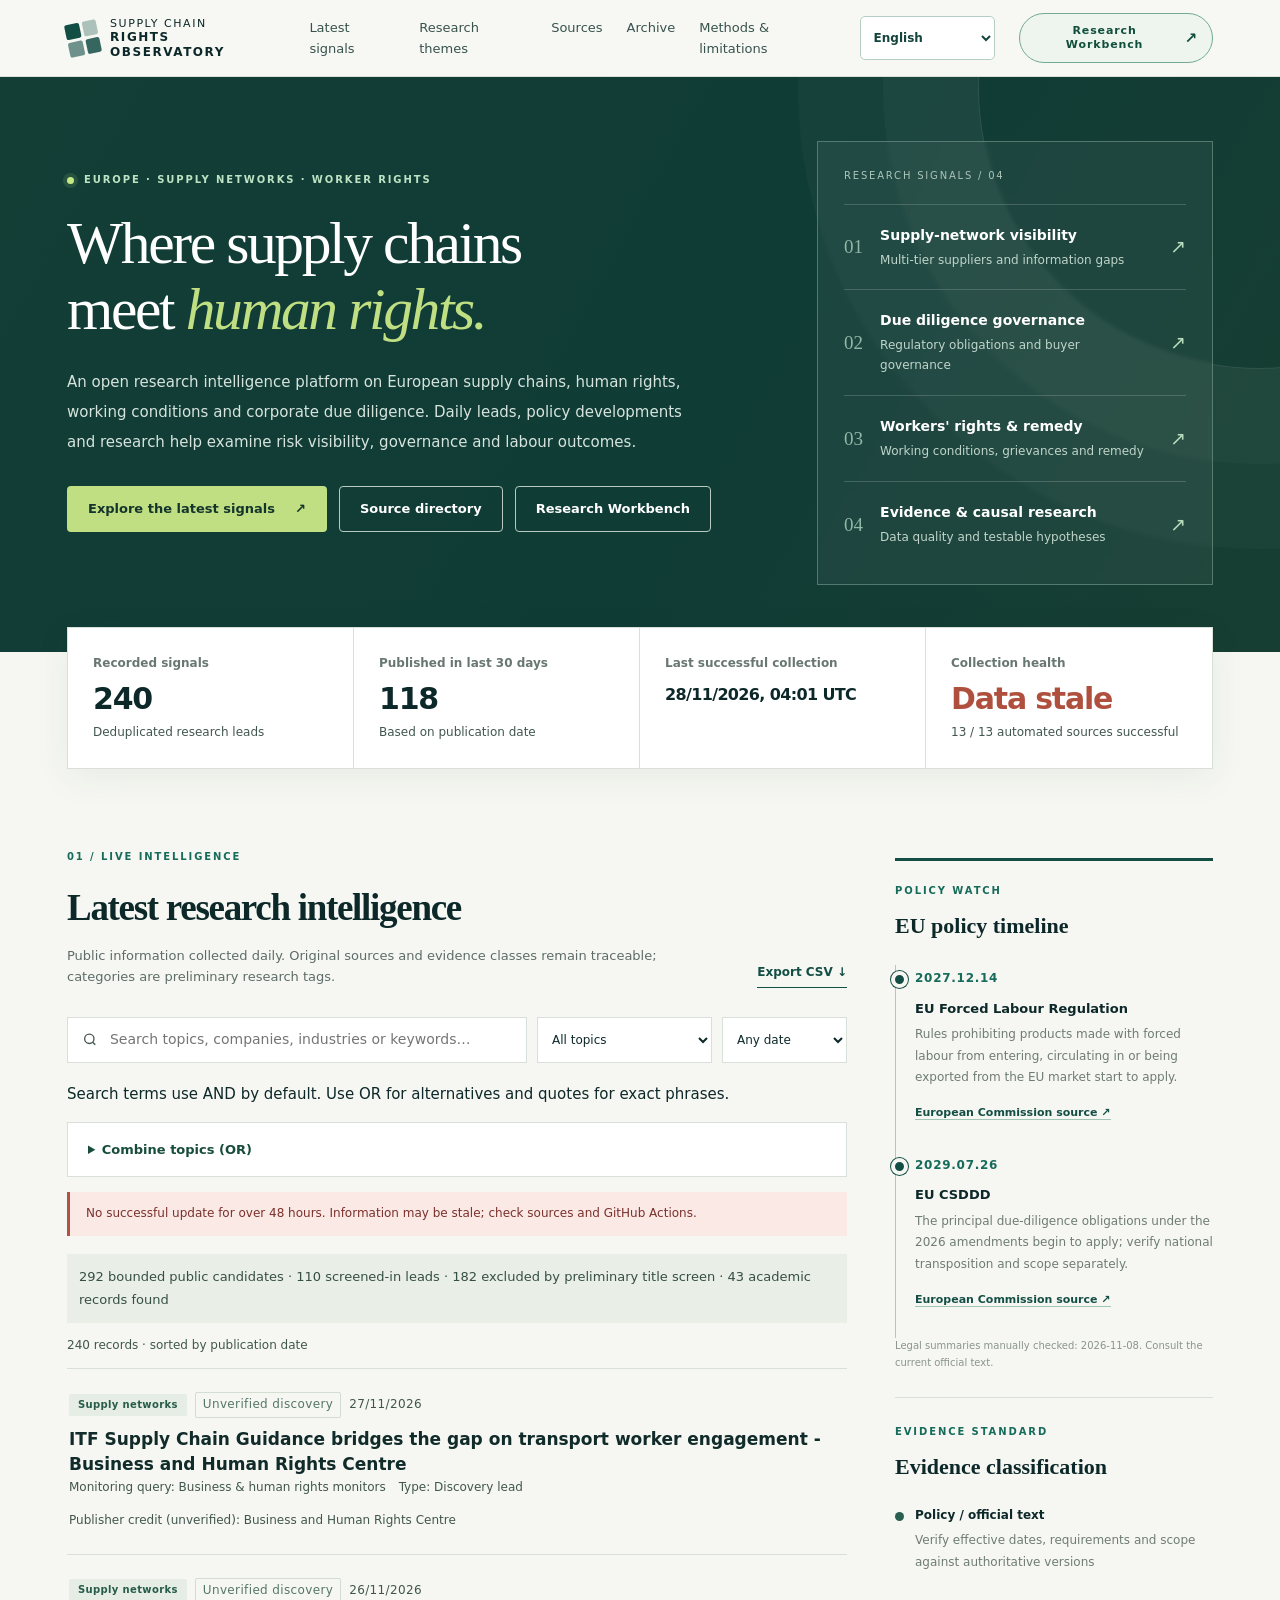
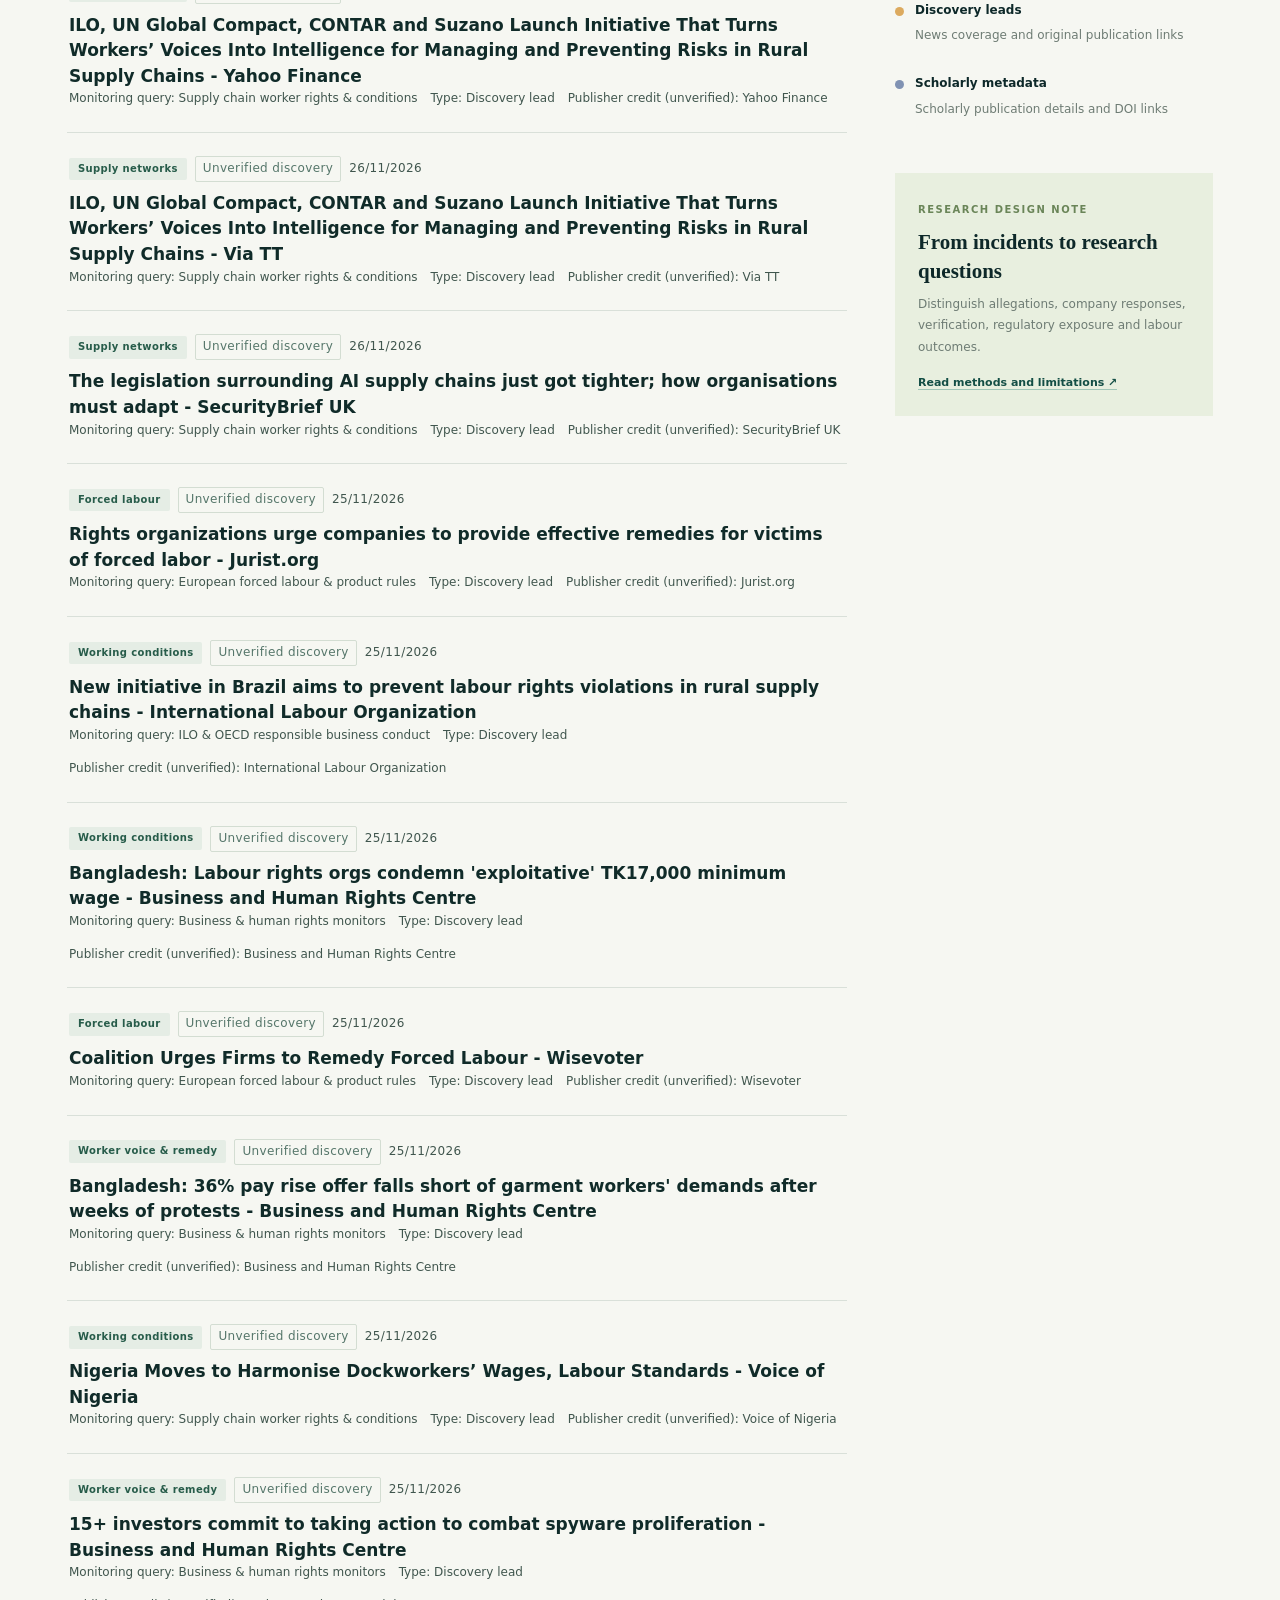
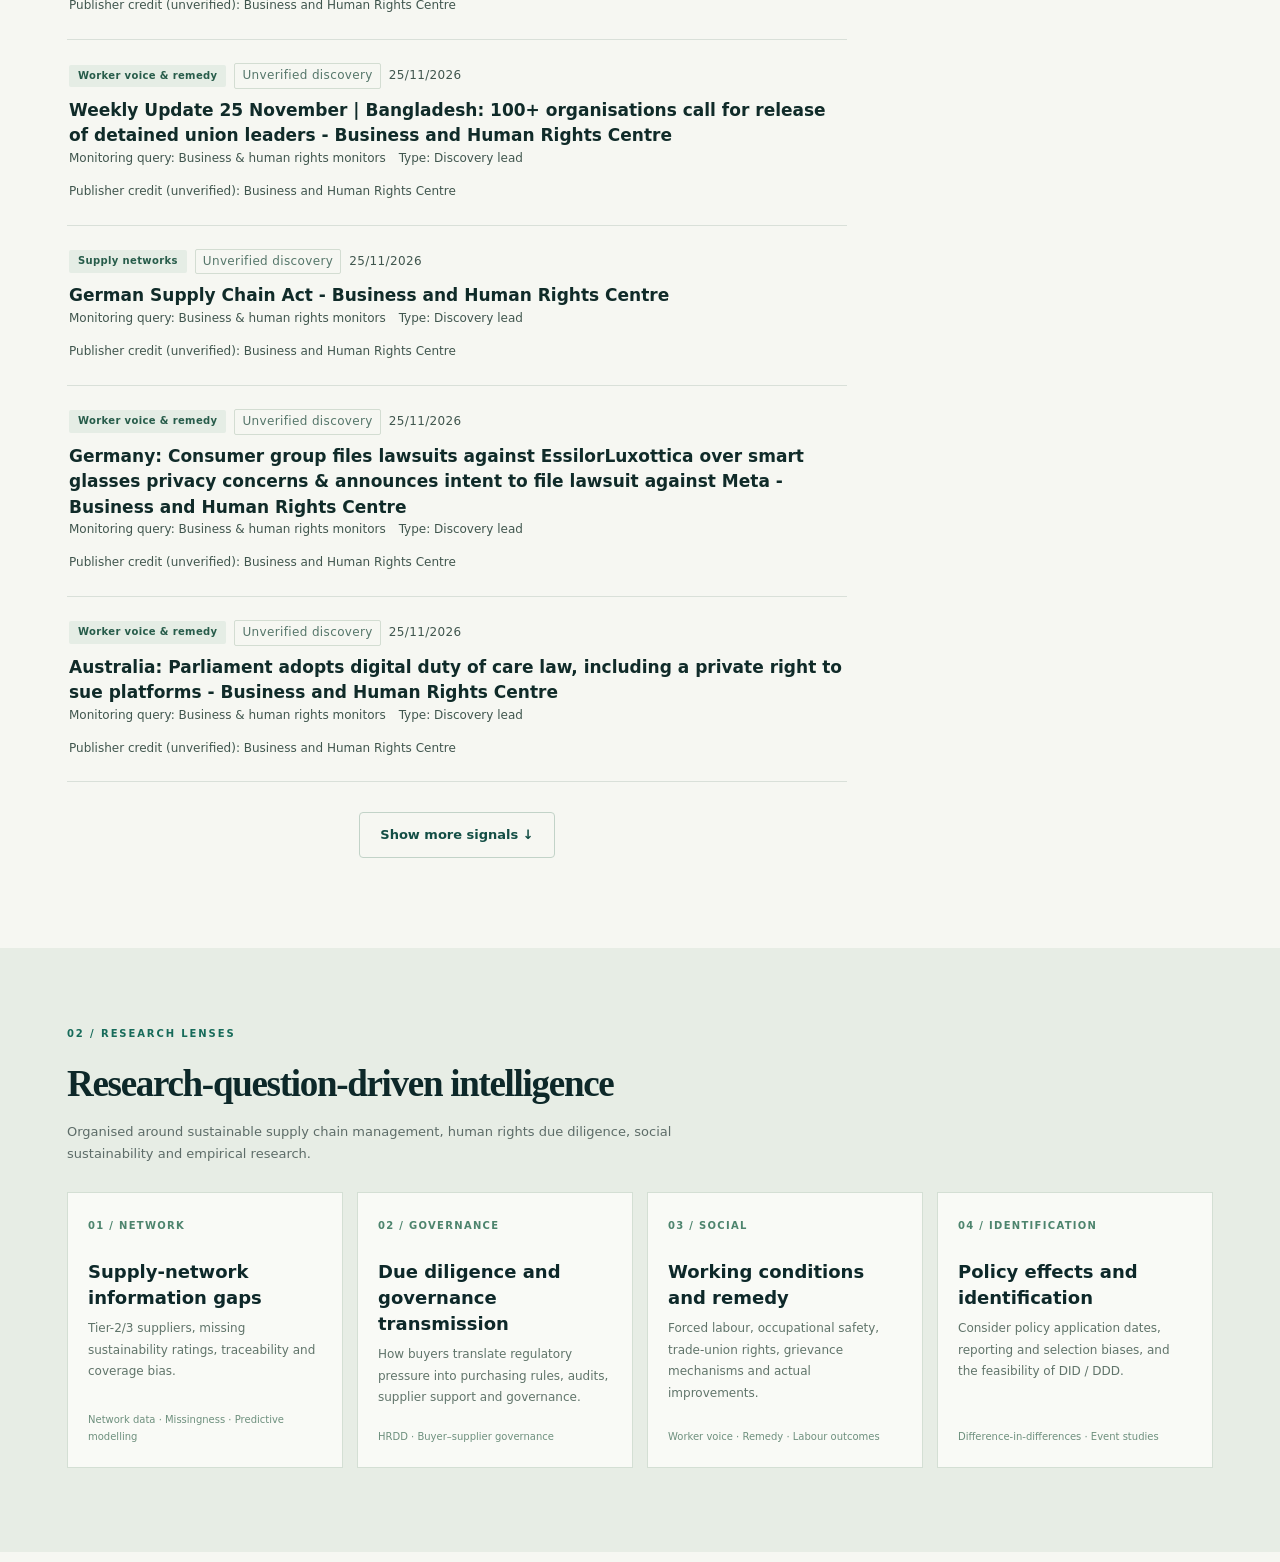
<file: docs/index.html>
<!doctype html>
<html lang="en">
<head>
  <meta charset="utf-8">
  <meta name="viewport" content="width=device-width,initial-scale=1">
  <meta name="description" content="Public research intelligence portal for European supply chains, human rights, labour conditions and due diligence.">
  <meta name="referrer" content="strict-origin-when-cross-origin">
  <meta name="color-scheme" content="light">
  <meta http-equiv="Content-Security-Policy" content="default-src 'none'; script-src 'self'; style-src 'self'; img-src 'self' data:; font-src 'self'; connect-src 'self'; base-uri 'none'; form-action 'none'; object-src 'none'; frame-src 'none'; upgrade-insecure-requests">
  <title>Supply Chain Rights Observatory | Research Intelligence</title>
  <link rel="stylesheet" href="./styles.css">
  <script defer src="./i18n.js"></script>
  <script defer src="./query.js"></script>
  <script defer src="./app.js"></script>
  <script defer src="./archive.js"></script>
</head>
<body>
  <a class="skip-link" href="#signals">Skip to research intelligence</a>
  <header class="site-header">
    <div class="container header-inner">
      <a class="brand" href="#home" aria-label="Supply Chain Rights Observatory home">
        <span class="brand-mark" aria-hidden="true"><span></span><span></span><span></span><span></span></span>
        <span class="brand-name">SUPPLY CHAIN<br><strong>RIGHTS OBSERVATORY</strong></span>
      </a>
      <nav aria-label="Main navigation">
        <a href="#signals">Latest signals</a><a href="#lenses">Research themes</a><a href="#sources">Sources</a><a href="#archive-explorer">Archive</a><a href="#method">Methods & limitations</a>
      </nav>
      <label class="language-picker" for="language-select"><span class="sr-only">Language</span><select id="language-select" aria-label="Select website language"><option value="en">English</option><option value="zh">Traditional Chinese</option><option value="de">German</option><option value="es">Spanish</option></select></label>
      <a class="top-tag workbench-entry" href="./workbench/" aria-label="Open Research Workbench"><span>Research Workbench</span><span aria-hidden="true">↗</span></a>
    </div>
  </header>

  <main id="home">
    <section class="hero">
      <div class="container hero-grid">
        <div class="hero-left">
          <div class="eyebrow"><span class="live-dot"></span> EUROPE · SUPPLY NETWORKS · WORKER RIGHTS</div>
          <h1>Where supply chains<br>meet <em>human rights.</em></h1>
          <p class="hero-desc">An open research intelligence platform on European supply chains, human rights, working conditions and corporate due diligence. Daily leads, policy developments and research help examine risk visibility, governance and labour outcomes.</p>
          <div class="hero-actions"><a class="btn btn-primary" href="#signals">Explore the latest signals <span aria-hidden="true">↗</span></a><a class="btn btn-outline" href="#sources">Source directory</a><a class="btn btn-outline" href="./workbench/">Research Workbench</a></div>
        </div>
        <aside class="hero-panel" aria-label="Research priorities">
          <span class="panel-label">RESEARCH SIGNALS / 04</span>
          <div class="panel-line"><span>01</span><div><strong>Supply-network visibility</strong><small>Multi-tier suppliers and information gaps</small></div><span class="end-arrow">↗</span></div>
          <div class="panel-line"><span>02</span><div><strong>Due diligence governance</strong><small>Regulatory obligations and buyer governance</small></div><span class="end-arrow">↗</span></div>
          <div class="panel-line"><span>03</span><div><strong>Workers' rights & remedy</strong><small>Working conditions, grievances and remedy</small></div><span class="end-arrow">↗</span></div>
          <div class="panel-line"><span>04</span><div><strong>Evidence & causal research</strong><small>Data quality and testable hypotheses</small></div><span class="end-arrow">↗</span></div>
        </aside>
      </div>
    </section>

    <div class="container"><section class="metrics" aria-label="Intelligence status">
      <div class="metric"><span>Recorded signals</span><strong id="metric-total">—</strong><small>Deduplicated research leads</small></div>
      <div class="metric"><span>Published in last 30 days</span><strong id="metric-recent">—</strong><small>Based on publication date</small></div>
      <div class="metric"><span>Last successful collection</span><strong id="metric-updated">Not yet run</strong></div>
      <div class="metric metric-status"><span>Collection health</span><strong id="metric-status" aria-live="polite">Pending</strong><small id="metric-coverage">Monitoring starts after first deployment</small></div>
    </section></div>

    <div class="container content-layout">
      <section class="main-column" id="signals">
        <div class="section-heading"><div><div class="section-kicker">01 / LIVE INTELLIGENCE</div><h2>Latest research intelligence</h2><p>Public information collected daily. Original sources and evidence classes remain traceable; categories are preliminary research tags.</p></div><button title="Data import uses canonical English field names and original article titles." class="text-btn" id="download-csv" type="button">Export CSV <span aria-hidden="true">↓</span></button></div>
        <div class="filters"><label class="search-wrap"><span class="sr-only">Search titles and sources</span><svg viewBox="0 0 24 24" width="17" height="17" fill="none" stroke="currentColor" stroke-width="2"><circle cx="11" cy="11" r="7"/><path d="m20 20-4-4"/></svg><input id="search" type="search" placeholder="Search topics, companies, industries or keywords…" maxlength="120"></label><label class="sr-only" for="topic">Research themes</label><select id="topic"><option value="all">All topics</option><option value="policy">Policy & governance</option><option value="forced-labour">Forced labour</option><option value="working-conditions">Working conditions</option><option value="worker-voice">Worker voice & remedy</option><option value="network">Supply networks</option><option value="research">Academic research</option></select><label class="sr-only" for="period">Date range</label><select id="period"><option value="all">Any date</option><option value="7">Past 7 days</option><option value="30">Past 30 days</option><option value="90">Past 90 days</option></select></div>
        <p class="search-help" id="search-help">Search terms use AND by default. Use OR for alternatives and quotes for exact phrases.</p>
<details id="multi-topic" class="topic-multi"><summary>Combine topics (OR)</summary><div class="topic-checkboxes"><label><input type="checkbox" value="policy"> Policy & governance</label><label><input type="checkbox" value="forced-labour"> Forced labour</label><label><input type="checkbox" value="working-conditions"> Working conditions</label><label><input type="checkbox" value="worker-voice"> Worker voice & remedy</label><label><input type="checkbox" value="network"> Supply networks</label><label><input type="checkbox" value="research"> Academic research</label></div></details>
        <div id="data-alert" class="data-alert" role="status" aria-live="polite"></div>
        <p id="quality-summary" class="archive-notice" role="status" aria-live="polite"></p>
        <div id="results-count" class="results-count" role="status" aria-live="polite" aria-atomic="true">Loading public data…</div>
        <div id="signal-list" class="signal-list"><div class="empty-state"><strong>Loading data</strong><p>Retrieving the research intelligence dataset.</p></div></div>
        <div class="pagination"><button type="button" id="show-more" class="btn btn-outline" hidden>Show more signals ↓</button></div>
      </section>

      <aside class="sidebar" aria-label="Policy and research notes">
        <div class="side-block"><div class="section-kicker">POLICY WATCH</div><h3>EU policy timeline</h3>
          <div class="timeline"><div class="timeline-entry"><span class="date-chip">2027.12.14</span><strong>EU Forced Labour Regulation</strong><p>Rules prohibiting products made with forced labour from entering, circulating in or being exported from the EU market start to apply.</p><a href="https://single-market-economy.ec.europa.eu/single-market/goods/forced-labour-regulation/what-forced-labour-regulation-and-how-does-it-work_en" target="_blank" rel="noopener noreferrer">European Commission source ↗</a></div><div class="timeline-entry"><span class="date-chip">2029.07.26</span><strong>EU CSDDD</strong><p>The principal due-diligence obligations under the 2026 amendments begin to apply; verify national transposition and scope separately.</p><a href="https://commission.europa.eu/topics/business-and-industry/company-law-and-corporate-governance/corporate-sustainability-due-diligence_en" target="_blank" rel="noopener noreferrer">European Commission source ↗</a></div></div>
          <p class="meta-note">Legal summaries manually checked: 2026-11-08. Consult the current official text.</p></div>
        <div class="side-block evidence"><div class="section-kicker">EVIDENCE STANDARD</div><h3>Evidence classification</h3><div class="evidence-row"><i class="bullet bullet-a"></i><div><b>Policy / official text</b><span>Verify effective dates, requirements and scope against authoritative versions</span></div></div><div class="evidence-row"><i class="bullet bullet-b"></i><div><b>Discovery leads</b><span>News coverage and original publication links</span></div></div><div class="evidence-row"><i class="bullet bullet-c"></i><div><b>Scholarly metadata</b><span>Scholarly publication details and DOI links</span></div></div></div>
        <div class="side-block side-cta"><span>RESEARCH DESIGN NOTE</span><h3>From incidents to research questions</h3><p>Distinguish allegations, company responses, verification, regulatory exposure and labour outcomes.</p><a href="#method">Read methods and limitations ↗</a></div>
      </aside>
    </div>

    <section class="research-section" id="lenses"><div class="container"><div class="section-kicker">02 / RESEARCH LENSES</div><div class="section-heading aligned"><div><h2>Research-question-driven intelligence</h2><p>Organised around sustainable supply chain management, human rights due diligence, social sustainability and empirical research.</p></div></div><div class="lens-grid"><article class="lens-card"><span>01 / NETWORK</span><h3>Supply-network information gaps</h3><p>Tier-2/3 suppliers, missing sustainability ratings, traceability and coverage bias.</p><small>Network data · Missingness · Predictive modelling</small></article><article class="lens-card"><span>02 / GOVERNANCE</span><h3>Due diligence and governance transmission</h3><p>How buyers translate regulatory pressure into purchasing rules, audits, supplier support and governance.</p><small>HRDD · Buyer–supplier governance</small></article><article class="lens-card"><span>03 / SOCIAL</span><h3>Working conditions and remedy</h3><p>Forced labour, occupational safety, trade-union rights, grievance mechanisms and actual improvements.</p><small>Worker voice · Remedy · Labour outcomes</small></article><article class="lens-card"><span>04 / IDENTIFICATION</span><h3>Policy effects and identification</h3><p>Consider policy application dates, reporting and selection biases, and the feasibility of DID / DDD.</p><small>Difference-in-differences · Event studies</small></article></div></div></section>

    <section class="sources-section" id="sources"><div class="container"><div class="section-heading"><div><div class="section-kicker">03 / SOURCE DIRECTORY</div><h2>Sources and research applications</h2><p>Prioritise regulators, labour institutions, business and human rights organisations, and academic sources. Automated discovery and curated references are distinguished.</p></div></div><div class="source-grid" id="source-list"></div>
<div class="archive-panel" aria-label="Historical archive & source governance">
  <div class="section-kicker">HISTORICAL RECORDS · SOURCE ASSURANCE</div>
  <h3>Historical archive & source governance</h3>
  <p>Source governance separates editorial assessment, link reachability and claim verification.</p>
  <div class="archive-stats">
    <div><small>Permanent public records</small><strong id="archive-total">Pending first archive</strong></div>
    <div><small>Curated reference sources</small><strong id="source-approved">—</strong></div>
    <div><small>Sources requiring review</small><strong id="source-overdue">—</strong></div><div><small>Licensing review pending</small><strong id="source-licence">—</strong></div>
  </div>
  <p class="archive-caption">Public metadata only.</p>
  <a href="https://github.com/e4e421/supply-chain-rights-observatory/tree/main/data/archive" rel="noopener noreferrer" target="_blank">Research archive (public JSONL) ↗</a>
</div></div></section>


<section class="research-section" id="archive-explorer">
 <div class="container">
  <div class="section-kicker">04 / RESEARCH ARCHIVE</div>
  <div class="section-heading"><div><h2>Explore historical records</h2><p>Search a month of the public first-observation archive at a time.</p></div>
  <button class="text-btn" id="archive-export" type="button">Export selected month CSV ↓</button></div>
  <div class="archive-controls">
    <label>First observed month<select id="archive-month"><option value="">Loading months…</option></select></label>
    <label>Search title, publisher, DOI or record ID<input id="archive-search" type="search" maxlength="120" placeholder="Search archived records"></label>
    <label>Research theme<select id="archive-topic"><option value="all">All topics</option><option value="policy">Policy &amp; governance</option><option value="forced-labour">Forced labour</option><option value="working-conditions">Working conditions</option><option value="worker-voice">Worker voice &amp; remedy</option><option value="network">Supply networks</option><option value="research">Academic research</option></select></label>
    <label>Published from<input type="date" id="archive-from"></label>
    <label>Published through<input type="date" id="archive-to"></label>
  </div>
  <details id="archive-multi-topic" class="topic-multi"><summary>Combine topics (OR)</summary><div class="topic-checkboxes"><label><input type="checkbox" value="policy"> Policy & governance</label><label><input type="checkbox" value="forced-labour"> Forced labour</label><label><input type="checkbox" value="working-conditions"> Working conditions</label><label><input type="checkbox" value="worker-voice"> Worker voice & remedy</label><label><input type="checkbox" value="network"> Supply networks</label><label><input type="checkbox" value="research"> Academic research</label></div></details>
  <p id="archive-count" role="status" aria-live="polite" aria-atomic="true">Loading archive…</p>
  <div id="archive-results" class="archive-result-list"></div>
  <button id="archive-show-more" type="button" class="btn btn-outline" hidden>Show more archive records</button>
  <p class="archive-notice">Search is month-scoped to keep the static website responsive. Use the canonical JSONL archive for analysis spanning all months.</p>
 </div>
</section>

    <section class="method-section" id="method"><div class="container method-grid"><div><div class="section-kicker">05 / TRANSPARENCY & SECURITY</div><h2>Transparent methods. Traceable data.</h2><p>This portal supports discovery of public research leads.</p></div><div><div class="method-item"><b>01 · Data sources</b><p>Public RSS discovery feeds, Crossref bibliographic API and manually checked official links.</p></div><div class="method-item"><b>02 · Processing</b><p>Deduplication, date normalisation and preliminary keyword classification. Original titles, source links and citations are retained.</p></div><div class="method-item"><b>03 · Updates and staleness</b><p>Collection runs are scheduled daily at 10:23 and 22:23 UTC. An additional run with source link checks is scheduled on Sundays at 22:43 UTC. Use the actual collection timestamp.</p></div></div></div></section>
  </main>
  <footer class="footer"><div class="container footer-inner"><span>© Supply Chain Rights Observatory · Independent public research resource</span><span>Public information only · Verify at source · <a href="https://github.com/e4e421/supply-chain-rights-observatory" target="_blank" rel="noopener noreferrer">View open-source project ↗</a></span></div></footer>
</body></html>
</file>
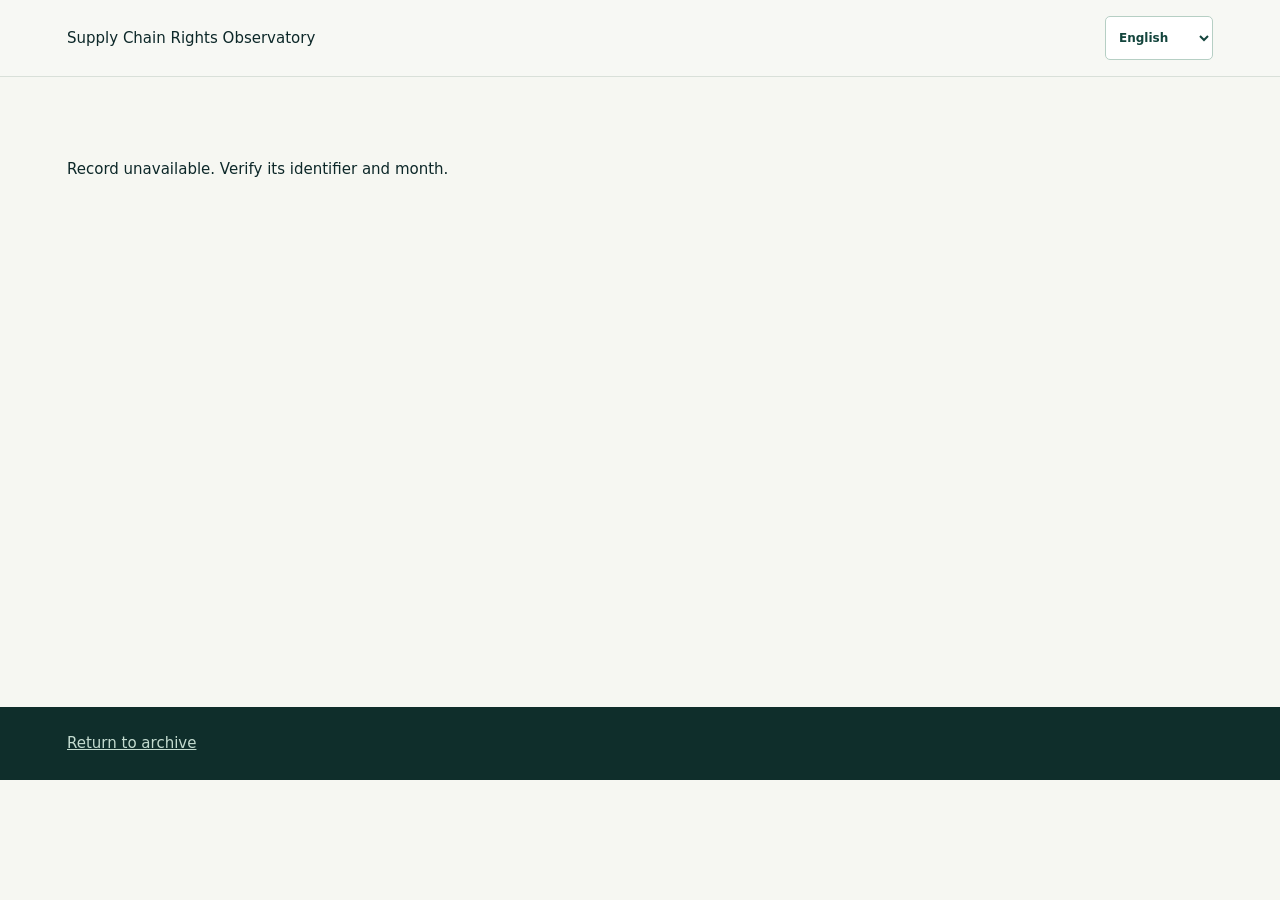
<file: docs/record.html>
<!doctype html>
<html lang="en">
<head><meta charset="utf-8"><meta name="viewport" content="width=device-width,initial-scale=1">
<meta name="referrer" content="strict-origin-when-cross-origin">
<meta http-equiv="Content-Security-Policy" content="default-src 'none'; script-src 'self'; style-src 'self'; connect-src 'self'; img-src 'self' data:; base-uri 'none'; form-action 'none'; object-src 'none'">
<title>Research record | Supply Chain Rights Observatory</title>
<link rel="stylesheet" href="./styles.css">
<script defer src="./i18n.js"></script><script defer src="./query.js"></script><script defer src="./record.js"></script></head>
<body>
<a class="skip-link" href="#record-content">Skip to record</a>
<header class="site-header"><div class="container header-inner">
<a href="./index.html#archive-explorer" class="brand">Supply Chain Rights Observatory</a>
<label class="language-picker" for="language-select"><span class="sr-only">Language</span><select id="language-select" aria-label="Select website language"><option value="en">English</option><option value="zh">繁體中文</option><option value="de">Deutsch</option><option value="es" lang="es">Español</option></select></label>
</div></header>
<main class="container record-page" id="record-content"><p role="status">Loading archive…</p></main>
<footer class="footer"><div class="container"><a href="./index.html#archive-explorer">Return to archive</a></div></footer>
</body></html>
</file>
<file: docs/styles.css>
:root{--ink:#0d2829;--ink2:#24413e;--muted:#5d6c68;--green:#134e45;--teal:#176b5a;--lime:#c0df82;--line:#d9e0d9;--paper:#f6f7f2;--white:#fff;--sand:#e8eee6;--serif:Georgia,"Noto Serif TC",serif;--sans:-apple-system,BlinkMacSystemFont,"Segoe UI","Noto Sans TC","Microsoft JhengHei",sans}*{box-sizing:border-box}html{scroll-behavior:smooth;scroll-padding-top:90px}body{margin:0;background:var(--paper);color:var(--ink);font-family:var(--sans);font-size:15px;line-height:1.65}a{color:inherit}button,input,select{font:inherit}button{cursor:pointer}.container{max-width:1210px;margin:auto;padding:0 32px}.sr-only{position:absolute!important;width:1px;height:1px;padding:0;margin:-1px;overflow:hidden;clip:rect(0,0,0,0);white-space:nowrap;border:0}.skip-link{position:absolute;top:-100px;left:20px;padding:12px 18px;z-index:99;background:#fff}.skip-link:focus{top:20px}.site-header{background:#f7f8f4;border-bottom:1px solid var(--line);position:sticky;top:0;z-index:20}.header-inner{min-height:76px;display:flex;align-items:center;justify-content:space-between;gap:24px}.brand{text-decoration:none;display:flex;align-items:center;gap:11px;line-height:1.2}.brand-name{font-size:11px;letter-spacing:.14em;font-weight:500}.brand-name strong{font-weight:800;font-size:12px}.brand-mark{width:33px;height:33px;display:grid;grid-template-columns:1fr 1fr;gap:3px;transform:rotate(-12deg)}.brand-mark span{background:var(--green);border-radius:2px}.brand-mark span:nth-child(2){opacity:.32}.brand-mark span:nth-child(3){opacity:.6}.brand-mark span:nth-child(4){opacity:.85}nav{display:flex;gap:24px}nav a{font-size:13px;text-decoration:none;color:#38524d}nav a:hover,.footer a:hover{color:#0e8b6a}.top-tag{font-size:9px;letter-spacing:.14em;border:1px solid #b5cfc4;border-radius:30px;padding:7px 13px;color:var(--green);white-space:nowrap;font-weight:700}.hero{background:linear-gradient(119deg,#123e36 0%,#103c36 57%,#173e32 100%);color:#fff;position:relative;overflow:hidden}.hero:before{content:"";position:absolute;width:560px;height:560px;right:-260px;top:-270px;border:1px solid #ffffff1e;border-radius:50%;box-shadow:0 0 0 95px #ffffff07,0 0 0 180px #ffffff06}.hero-grid{min-height:495px;padding-top:64px;padding-bottom:67px;display:grid;grid-template-columns:minmax(0,1.33fr) minmax(300px,.78fr);gap:75px;align-items:center;position:relative}.eyebrow,.section-kicker{font-size:10px;font-weight:800;letter-spacing:.19em}.eyebrow{color:#bde2c4;display:flex;align-items:center;gap:10px}.live-dot{height:7px;width:7px;border-radius:50%;background:#c6e987;box-shadow:0 0 0 4px #b6db7c22}.hero h1{font-family:var(--serif);font-weight:500;line-height:1.12;letter-spacing:-.04em;font-size:clamp(41px,4.65vw,67px);margin:21px 0 24px}.hero h1 em{font-weight:400;color:var(--lime)}.hero-desc{max-width:620px;color:#d6e4dd;font-size:15px;line-height:2}.hero-actions{display:flex;gap:12px;margin:29px 0 22px}.btn{display:inline-flex;gap:20px;align-items:center;justify-content:center;white-space:nowrap;padding:11px 20px;border-radius:4px;text-decoration:none;font-size:13px;font-weight:700;border:1px solid transparent;transition:transform .15s,background .15s}.btn:hover{transform:translateY(-2px)}.btn-primary{background:var(--lime);color:#14352d}.btn-outline{background:transparent;border-color:#b8c9be;color:inherit}.hero-footnote{font-size:10px;letter-spacing:.08em;color:#adc7bb;margin-top:27px}.hero-panel{border:1px solid #6f9487aa;background:#ffffff0d;padding:26px 26px 17px;backdrop-filter:blur(2px)}.panel-label{font-size:10px;letter-spacing:.18em;color:#acc5b9;display:block;margin-bottom:19px}.panel-line{border-top:1px solid #ffffff2b;display:flex;align-items:center;gap:17px;padding:19px 0}.panel-line>span:first-child{color:#93b7a6;font-family:var(--serif);font-size:19px}.panel-line div{flex:1}.panel-line strong{display:block;font-size:14px;font-weight:600}.panel-line small{display:block;color:#c0d5ca;font-size:12px;margin-top:4px}.end-arrow{font-size:19px;color:#b7dcbd}.panel-bottom{border-top:1px solid #ffffff2b;padding-top:14px;color:#b9d2c1;font-size:10px;letter-spacing:.15em}.metrics{display:grid;grid-template-columns:repeat(4,1fr);border:1px solid var(--line);background:white;margin-top:-25px;position:relative;z-index:1;box-shadow:0 8px 35px #153a2810}.metric{padding:26px 25px;border-right:1px solid var(--line);display:flex;flex-direction:column;gap:5px}.metric:last-child{border:none}.metric>span{font-size:12px;color:#697772;font-weight:600}.metric strong{font-size:30px;font-weight:700;letter-spacing:-.04em;line-height:1.3}.metric strong.compact{font-size:16px;line-height:2}.metric small{font-size:11px;color:#40564e}.metric-status strong{color:#b26d35}.metric-status strong.is-good{color:#157552}.metric-status strong.is-bad{color:#af503e}.content-layout{display:grid;grid-template-columns:minmax(0,1fr) 318px;gap:48px;padding-top:80px;padding-bottom:90px}.section-heading{display:flex;align-items:end;justify-content:space-between;gap:18px;margin-bottom:29px}.section-kicker{color:var(--teal);margin-bottom:11px}.section-heading h2,.research-section h2,.method-section h2{font-family:var(--serif);font-size:clamp(29px,3vw,37px);letter-spacing:-.035em;font-weight:600;margin:0}.section-heading p{font-size:13px;color:var(--muted);margin:7px 0 0;max-width:650px}.text-btn{border:0;border-bottom:1px solid var(--green);padding:4px 0;background:none;color:var(--green);font-weight:700;font-size:12px;white-space:nowrap}.text-btn:hover{color:#00855d}.filters{display:flex;gap:10px;flex-wrap:wrap;margin-bottom:19px}.search-wrap{display:flex;align-items:center;gap:10px;padding:0 14px;border:1px solid var(--line);background:white;flex:1;min-width:230px;color:#40564e}.search-wrap input{border:0;outline:0;width:100%;font-size:14px;min-height:44px;background:transparent;color:var(--ink)}.filters select{background:#fff;border:1px solid var(--line);font-size:12px;color:var(--ink);padding:10px;min-width:125px;max-width:175px}.results-count{font-size:12px;color:#40564e;margin:0 0 12px}.signal-list{border-top:1px solid var(--line)}.signal-item{padding:23px 5px 23px 2px;border-bottom:1px solid var(--line)}.signal-meta{display:flex;align-items:center;flex-wrap:wrap;gap:8px;font-size:10px;letter-spacing:.03em;color:#40564e;margin-bottom:9px}.topic-tag{background:#e5ede5;color:#275c4a;padding:3px 9px;border-radius:2px;font-size:10px;font-weight:700}.type-tag{border:1px solid #d3ddd2;padding:2px 7px;color:#55766a;border-radius:2px}.signal-title{display:inline-block;font-weight:650;color:#102b29;font-size:17px;line-height:1.5;text-decoration:none}.signal-title:hover{text-decoration:underline;text-decoration-color:#58a585;text-underline-offset:3px}.signal-desc{font-size:12px;color:#40564e;margin:10px 0 10px;line-height:1.8}.signal-foot{font-size:11px;color:#40564e;display:flex;flex-wrap:wrap;gap:13px}.empty-state{padding:54px 32px;background:#ffffffaa;border:1px dashed #b9cbc0;text-align:center}.empty-state strong{display:block;font-size:18px}.empty-state p{color:var(--muted);font-size:13px}.data-alert{border-left:3px solid #c88b48;background:#f5ead9;color:#6b4b28;font-size:12px;padding:12px 16px;margin-bottom:18px;display:none}.data-alert.visible{display:block}.data-alert.error{border-color:#b55049;background:#fbe9e6;color:#7a302b}.pagination{text-align:center;margin-top:30px}.pagination .btn{border-color:#c2d3c8;color:var(--green)}.sidebar{padding-top:9px}.side-block{padding:26px 0;border-top:1px solid var(--line)}.side-block:first-child{border-top:3px solid var(--green);padding-top:22px}.side-block h3{font-family:var(--serif);font-size:22px;line-height:1.4;margin:5px 0 23px}.timeline{border-left:1px solid #aecab9;padding-left:19px}.timeline-entry{position:relative;padding-bottom:28px}.timeline-entry:before{content:"";background:var(--green);position:absolute;top:6px;left:-24px;border:4px solid var(--paper);width:9px;height:9px;border-radius:50%;box-shadow:0 0 0 1px var(--green)}.date-chip{display:inline-block;color:var(--teal);font-size:12px;font-weight:800;margin-bottom:9px;letter-spacing:.06em}.timeline-entry strong{font-size:13px;display:block}.timeline-entry p,.evidence-row span,.side-cta p{font-size:12px;color:#6e7c74;margin:5px 0 10px;line-height:1.8}.timeline-entry a,.side-cta a{color:var(--green);font-size:11px;font-weight:750;text-decoration:none;border-bottom:1px solid #a0c5b6}.meta-note{color:#89958e;font-size:10px;margin:0}.evidence-row{display:flex;gap:11px;margin-bottom:17px}.evidence-row b,.evidence-row span{display:block;font-size:12px}.evidence-row b{font-size:12px}.bullet{height:9px;width:9px;flex-shrink:0;border-radius:50%;margin-top:6px}.bullet-a{background:#285f51}.bullet-b{background:#dcaa5f}.bullet-c{background:#8092b3}.side-cta{background:#e8efdf;border:0;padding:23px}.side-cta span{font-size:10px;color:#6a8558;letter-spacing:.15em;font-weight:800}.side-cta h3{margin:7px 0;font-size:21px}.research-section{background:#e7ede5;padding:78px 0 84px}.aligned{margin-bottom:28px}.lens-grid{display:grid;grid-template-columns:repeat(4,1fr);gap:14px}.lens-card{background:#f9faf6;border:1px solid #d4dfd4;min-height:225px;padding:25px 20px 22px;display:flex;flex-direction:column}.lens-card>span{font-size:10px;letter-spacing:.13em;color:#4d846d;font-weight:800}.lens-card h3{font-size:18px;line-height:1.45;margin:24px 0 7px;font-weight:650}.lens-card p{font-size:12px;color:#60746a;line-height:1.8;margin:0 0 20px}.lens-card small{font-size:10px;color:#6e907e;margin-top:auto}.sources-section{padding:79px 0 86px}.source-grid{display:grid;grid-template-columns:repeat(3,1fr);gap:13px}.source-card{border:1px solid var(--line);background:white;padding:20px;min-height:181px;display:flex;flex-direction:column}.source-card-header{display:flex;justify-content:space-between;gap:12px}.source-card-header span{font-size:10px;letter-spacing:.09em;font-weight:700;color:var(--teal)}.source-card-header small{font-size:10px;color:#738d82}.source-card h3{font-size:15px;margin:13px 0 7px;line-height:1.5}.source-card p{font-size:12px;line-height:1.7;color:#687971;flex:1;margin:0 0 12px}.source-card a{font-size:12px;font-weight:750;color:var(--green);text-decoration:none}.method-section{background:#143d36;color:#fff;padding:74px 0 78px}.method-grid{display:grid;grid-template-columns:.9fr 1.1fr;gap:100px}.method-section .section-kicker{color:#b0d7ac}.method-section p{color:#c7d8cf;line-height:1.95;font-size:13px}.method-grid>div:first-child p{max-width:340px}.method-item{border-top:1px solid #ffffff40;padding:14px 0 7px}.method-item b{font-size:13px;color:#dce9df}.method-item p{font-size:12px;margin:6px 0 13px}.footer{background:#0f2e2b;color:#b0c2b8;padding:24px 0}.footer-inner{display:flex;justify-content:space-between;gap:15px;flex-wrap:wrap;font-size:10px;letter-spacing:.02em}.footer a{color:#c4dcd0}.footer a:hover{color:white}@media(max-width:1080px){.top-tag{display:none}.content-layout{grid-template-columns:minmax(0,1fr) 260px;gap:27px}.hero-grid{gap:30px}.lens-grid{grid-template-columns:repeat(2,1fr)}.source-grid{grid-template-columns:repeat(2,1fr)}}@media(max-width:780px){.container{padding-left:20px;padding-right:20px}.header-inner{min-height:66px;gap:10px}.header-inner nav{gap:12px}.header-inner nav a{font-size:11px}.header-inner nav a:last-child{display:none}.brand-name{font-size:9px}.brand-name strong{font-size:10px}.brand-mark{height:25px;width:25px}.hero-grid{grid-template-columns:1fr;min-height:auto;padding-top:55px;padding-bottom:65px}.hero h1{font-size:clamp(39px,8vw,59px)}.hero-panel{display:none}.metrics{grid-template-columns:repeat(2,1fr)}.metric:nth-child(2){border-right:0}.metric:nth-child(-n+2){border-bottom:1px solid var(--line)}.content-layout{grid-template-columns:1fr;padding-top:60px}.sidebar{display:grid;grid-template-columns:1fr 1fr;column-gap:20px}.sidebar .side-cta{grid-column:1/-1}.method-grid{grid-template-columns:1fr;gap:25px}.source-grid{grid-template-columns:repeat(2,1fr)}}@media(max-width:550px){.header-inner nav{gap:10px}.header-inner nav a:nth-child(2),.header-inner nav a:nth-child(3){display:none}.hero-desc{font-size:13px}.hero-actions{flex-wrap:wrap}.metric{padding:19px 15px}.metric strong{font-size:24px}.metric strong.compact{font-size:14px}.content-layout{padding-top:48px}.section-heading{align-items:start}.section-heading h2{font-size:27px}.filters{display:grid;grid-template-columns:1fr 1fr}.search-wrap{grid-column:1/-1}.filters select{max-width:none;width:100%}.sidebar{display:block}.lens-grid,.source-grid{grid-template-columns:1fr}.research-section,.sources-section{padding:55px 0}.footer-inner{flex-direction:column}.panel-line{gap:10px}}@media(prefers-reduced-motion:reduce){html{scroll-behavior:auto}.btn{transition:none}}

/* Language navigation: no external fonts, no third-party scripts. */
.language-picker{display:flex;align-items:center;margin-left:auto;flex-shrink:0}
.language-picker select{background:#fff;border:1px solid #b6cfc4;border-radius:5px;color:#14453d;font-size:12px;font-weight:700;padding:8px 9px;cursor:pointer;min-width:108px;max-width:135px}
.language-picker select:focus-visible{outline:3px solid #75b89a;outline-offset:2px}
@media(max-width:870px){
  .header-inner{flex-wrap:wrap;column-gap:15px;row-gap:0;padding-top:9px}
  .header-inner nav{order:3;width:100%;justify-content:space-between;padding:0 0 11px;gap:12px}
  .header-inner nav a{font-size:11px}
  .header-inner nav a:last-child,.header-inner nav a:nth-child(2),.header-inner nav a:nth-child(3){display:block}
  .language-picker{margin-left:auto}
  .top-tag{display:none}
}
@media(max-width:360px){.header-inner nav a{font-size:10px}.language-picker select{min-width:95px}.header-inner{gap:6px}}
.hero h1, .section-heading h2, .lens-card h3, .source-card h3 {overflow-wrap:break-word}

.archive-panel{margin-top:38px;background:#eef3eb;border:1px solid #c6d8ca;padding:27px 30px;border-radius:5px}
.archive-panel h3{font-family:var(--serif);font-size:25px;font-weight:600;margin:7px 0 8px}
.archive-panel>p{color:var(--muted);font-size:13px;max-width:760px}
.archive-panel>a{font-size:12px;font-weight:700;color:var(--green);text-decoration:underline;text-underline-offset:4px}
.archive-stats{display:grid;grid-template-columns:repeat(3,minmax(0,1fr));gap:10px;margin:22px 0 12px}
.archive-stats>div{padding:18px 17px;background:white;border:1px solid var(--line);display:flex;flex-direction:column;gap:4px}
.archive-stats small{font-size:11px;color:var(--muted)}
.archive-stats strong{font-size:20px;letter-spacing:-.025em;line-height:1.45;overflow-wrap:anywhere}
.archive-caption{font-size:11px!important}
@media(max-width:650px){.archive-panel{padding:20px 16px}.archive-stats{grid-template-columns:1fr}.archive-stats>div{padding:12px 14px}}

/* WCAG 2.2 AA focus visibility and readable text on light surfaces. */
:where(a,button,select,input):focus-visible{outline:3px solid #005a42;outline-offset:3px;border-radius:2px}
.search-wrap:focus-within{border-color:#005a42;box-shadow:0 0 0 3px #005a4240}
.search-wrap input:focus-visible{outline:none}
.signal-meta,.signal-foot,.results-count,.metric small{font-size:12px}
.language-picker select,.filters select{min-height:44px}
@media(max-width:870px){.header-inner nav{flex-wrap:wrap;justify-content:flex-start}}
@media(max-width:550px){.header-inner nav{gap:7px 16px}.header-inner nav a{line-height:1.4}}

.archive-controls{display:grid;grid-template-columns:repeat(3,minmax(0,1fr));gap:12px;margin:18px 0 22px}
.archive-controls label{display:flex;flex-direction:column;gap:7px;color:#354e43;font-size:13px;font-weight:650}
.archive-controls :is(input,select){height:44px;min-width:0;width:100%;padding:9px 11px;background:#fff;border:1px solid #a2b8ac;border-radius:4px;color:#163a30}
.archive-result-list{border-top:1px solid var(--line);margin-bottom:18px}
.archive-item{padding:18px 6px;border-bottom:1px solid var(--line)}
.archive-record-title{display:block;font-size:17px;font-weight:650;color:#153d33;line-height:1.5;text-decoration:underline;text-underline-offset:3px}
.archive-record-meta{font-size:12px;color:#3d5148;overflow-wrap:anywhere}
.archive-evidence{font-size:12px;color:#36594a;border:1px solid #b7cec0;padding:3px 7px;border-radius:3px}
.archive-notice{font-size:13px;color:#354f45;line-height:1.75;padding:12px;background:#e9eee6}
.record-page{padding-top:65px;padding-bottom:90px;min-height:70vh}
.record-page h1{font-size:clamp(24px,4vw,37px);line-height:1.25}
.record-page dl{display:grid;grid-template-columns:minmax(100px,190px) minmax(0,1fr);gap:9px;border-top:1px solid #bbcfc2;margin-top:28px}
.record-page dt,.record-page dd{padding:9px 0;margin:0;border-bottom:1px solid #d5e0d7;overflow-wrap:anywhere}
.record-page dt{font-weight:700}
@media(max-width:800px){.archive-controls{grid-template-columns:repeat(2,minmax(0,1fr))}}
@media(max-width:520px){.archive-controls{grid-template-columns:1fr}.record-page dl{grid-template-columns:1fr}.record-page dd{padding-top:0}}

.archive-stats{grid-template-columns:repeat(4,minmax(0,1fr))}
@media(max-width:750px){.archive-stats{grid-template-columns:repeat(2,minmax(0,1fr))}}
@media(max-width:450px){.archive-stats{grid-template-columns:1fr}}

.topic-multi{padding:8px 12px;background:#fff;border:1px solid var(--line);margin-bottom:15px}
.topic-multi summary{cursor:pointer;font-size:13px;font-weight:650;color:#184c3b;padding:8px;min-height:34px}
.topic-checkboxes{display:flex;flex-wrap:wrap;gap:6px 15px;padding:10px}
.topic-checkboxes label{display:flex;align-items:center;gap:7px;min-height:44px;cursor:pointer;font-size:13px}
.topic-checkboxes input{height:18px;width:18px;accent-color:#095e47}


/* Workbench is a real action, not a non-interactive status badge. */
.header-inner .workbench-entry{
  display:inline-flex;align-items:center;justify-content:center;gap:9px;
  color:#104f3c;border:1.5px solid #73aa90;background:#edf5ee;
  font-size:11px;letter-spacing:.08em;line-height:1.3;
  font-weight:800;padding:10px 14px;min-height:44px;max-width:100%;
  white-space:normal;text-align:center;text-decoration:none;
  transition:background-color .15s ease,color .15s ease,border-color .15s ease;
}
.header-inner .workbench-entry:hover{background:#145743;color:#fff;border-color:#145743}
.header-inner .workbench-entry:focus-visible{
  outline:3px solid #005a42;outline-offset:3px;
}
.header-inner .workbench-entry [aria-hidden]{font-size:15px;line-height:1}
@media(max-width:1080px){
  .header-inner .workbench-entry{display:inline-flex}
}
@media(max-width:870px){
  .header-inner .workbench-entry{margin-left:0}
  .header-inner .language-picker{margin-left:auto}
}
@media(max-width:570px){
  .header-inner{gap:9px 11px}
  .header-inner .workbench-entry{order:2;flex:1 1 100%;font-size:12px}
  .header-inner nav{order:3}
}
@media(prefers-reduced-motion:reduce){
  .header-inner .workbench-entry{transition:none}
}
</file>
